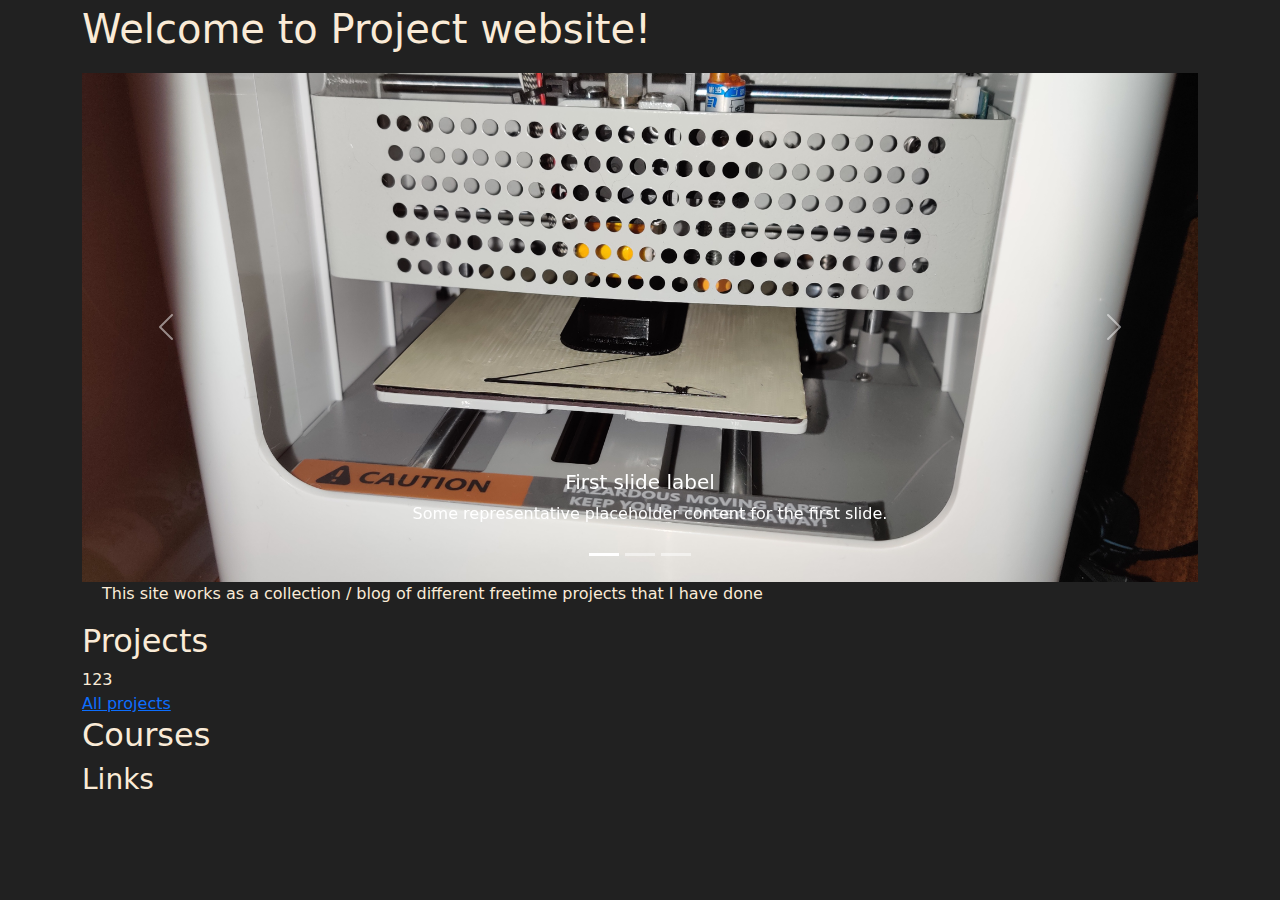
<file: home.html>
<html>
<link rel="stylesheet" href="bootstrap/css/main.css">
<script src="bootstrap/js/bootstrap.min.js"></script>
<script src="mainScripts.js"></script>

<body class="main">
    <div class="container-md">

        <h1>Welcome to Project website!</h1>
        <div id="mainImageCarousel" class="carousel carousel slide" data-bs-ride="carousel">
            <div class="carousel-indicators">
              <button type="button" data-bs-target="#mainImageCarousel" data-bs-slide-to="0" class="active" aria-current="true" aria-label="Slide 1"></button>
              <button type="button" data-bs-target="#mainImageCarousel" data-bs-slide-to="1" aria-label="Slide 2"></button>
              <button type="button" data-bs-target="#mainImageCarousel" data-bs-slide-to="2" aria-label="Slide 3"></button>
            </div>
            <div class="carousel-inner">
              <div class="carousel-item active" data-bs-interval="5000">
                <img src="img/IMG1.jpg" class="d-block w-100" alt="...">
                <div class="carousel-caption d-none d-md-block">
                  <h5>First slide label</h5>
                  <p>Some representative placeholder content for the first slide.</p>
                </div>
              </div>
              <div class="carousel-item" data-bs-interval="5000">
                <img src="img/IMG2.jpg" class="d-block w-100" alt="...">
                <div class="carousel-caption d-none d-md-block">
                  <h5>Second slide label</h5>
                  <p>Some representative placeholder content for the second slide.</p>
                </div>
              </div>
              <div class="carousel-item" data-bs-interval="5000">
                <img src="img/IMG3.jpg" class="d-block w-100" alt="...">
                <div class="carousel-caption d-none d-md-block">
                  <h5>Third slide label</h5>
                  <p>Some representative placeholder content for the third slide.</p>
                </div>
              </div>
            </div>
            <button class="carousel-control-prev" type="button" data-bs-target="#mainImageCarousel" data-bs-slide="prev">
              <span class="carousel-control-prev-icon" aria-hidden="true"></span>
              <span class="visually-hidden">Previous</span>
            </button>
            <button class="carousel-control-next" type="button" data-bs-target="#mainImageCarousel" data-bs-slide="next">
              <span class="carousel-control-next-icon" aria-hidden="true"></span>
              <span class="visually-hidden">Next</span>
            </button>
          </div>

        <p> This site works as a collection / blog of different freetime projects that I have done

        </p>


        <h2>Projects</h2>
        <div id="test">
            123 <br>
            <a href="/projects_main.html">All projects</a>
        </div>
        <h2>Courses</h2>
        <h3>Links</h3>
    </div>
</body>


</html>
</file>
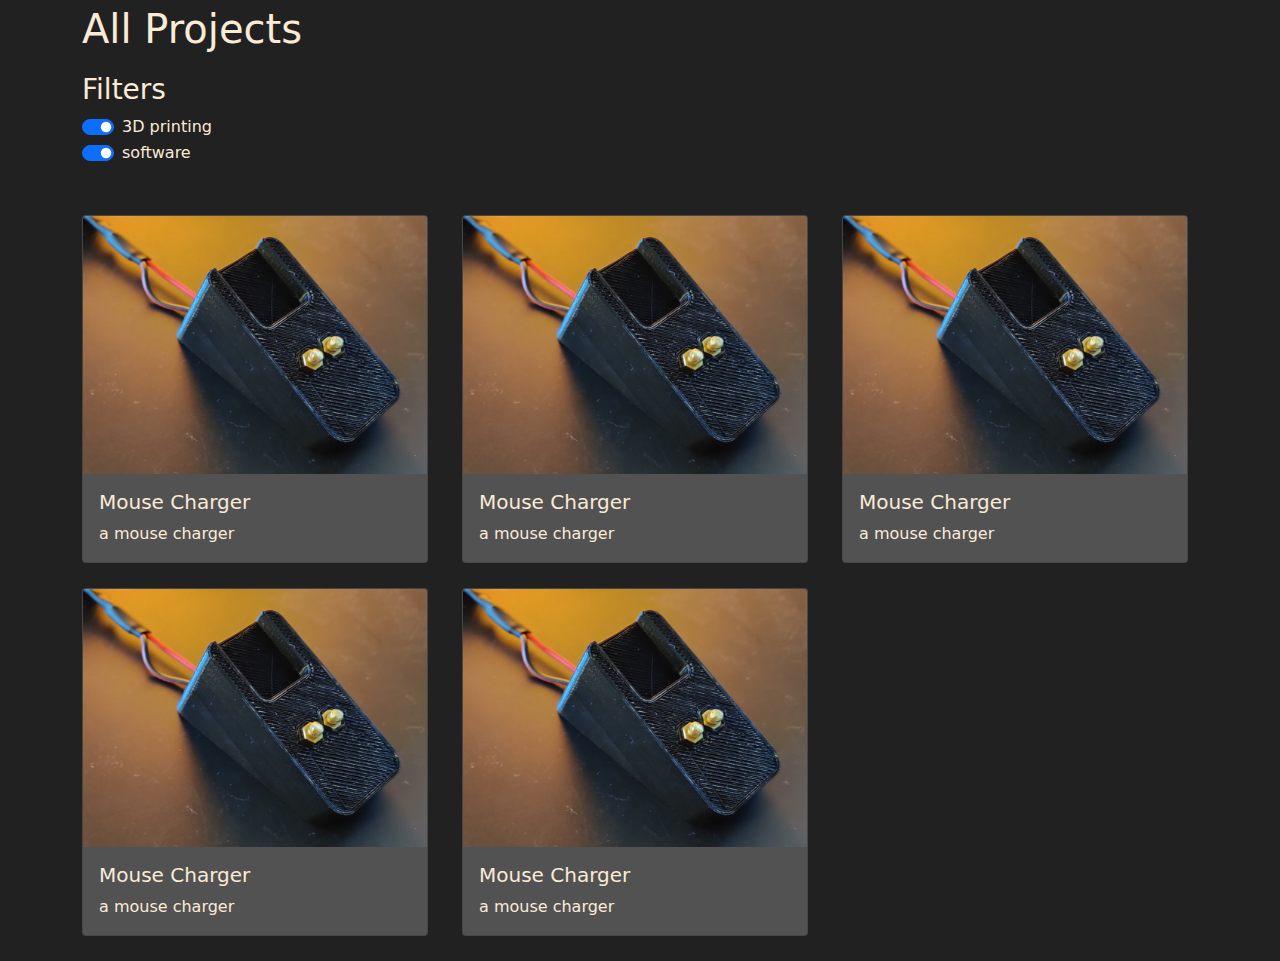
<file: projects_main.html>
<html>
<link rel="stylesheet" href="bootstrap/css/main.css">
<script src="mainScripts.js"></script>


<body class="main">

    <div class="container-md">

        <h1>
            All Projects
        </h1>

        <h3>Filters</h3>
        <div class="form-check form-switch">
            <input class="form-check-input" type="checkbox" id="pageFilter3d" onchange="filterProjects(this.id,'3D')" checked>
            <label class="form-check-label" for="pageFilter3d">3D printing</label>
        </div>
        <div class="form-check form-switch">
            <input class="form-check-input" type="checkbox" id="pageFiltersoftware" checked>
            <label class="form-check-label" for="pageFiltersoftware">software</label>
        </div>

        <br>
        <br>

        <div class="row">
            <div class="col-md-4 3d">


                <div class="card" onclick="getProject('mouse_charger')">
                    <img src="/img/Mouse_charger_card.jpg" class="card-img-top" alt="Card image cap">
                    <div class="card-body">
                        <h5 class="card-title">Mouse Charger</h5>
                        <p class="card-text">a mouse charger</p>
                    </div>
                </div>
            </div>
            <div class="col-md-4 3d">

                <div class="card" onclick="getProject('mouse_charger')">
                    <img src="/img/Mouse_charger_card.jpg" class="card-img-top" alt="Card image cap">
                    <div class="card-body">
                        <h5 class="card-title">Mouse Charger</h5>
                        <p class="card-text">a mouse charger</p>
                    </div>
                </div>
            </div>
            <div class="col-md-4">

                <div class="card" onclick="getProject('mouse_charger')">
                    <img src="/img/Mouse_charger_card.jpg" class="card-img-top" alt="Card image cap">
                    <div class="card-body">
                        <h5 class="card-title">Mouse Charger</h5>
                        <p class="card-text">a mouse charger</p>
                    </div>
                </div>
            </div>
            <div class="col-md-4">

                <div class="card" onclick="getProject('mouse_charger')">
                    <img src="/img/Mouse_charger_card.jpg" class="card-img-top" alt="Card image cap">
                    <div class="card-body">
                        <h5 class="card-title">Mouse Charger</h5>
                        <p class="card-text">a mouse charger</p>
                    </div>
                </div>
            </div>
            <div class="col-md-4">

                <div class="card" onclick="getProject('mouse_charger')">
                    <img src="/img/Mouse_charger_card.jpg" class="card-img-top" alt="Card image cap">
                    <div class="card-body">
                        <h5 class="card-title">Mouse Charger</h5>
                        <p class="card-text">a mouse charger</p>
                    </div>
                </div>
            </div>
        </div>


    </div>



</body>





</html>
</file>
<file: bootstrap/css/main.css>
@import "bootstrap.min.css";

body.main {
    background-color:#212121;
    color: antiquewhite;
  }

  p {
    margin-left: 20px;
  }

  iframe {
    width: 100%;
    height: 100vh;
    margin-top: 60px;
    transition: margin-top 0.3s;
    /* position: absolute; */
  }::-webkit-scrollbar {  
    display: none;
  } 

  #navbar {
    background-color: #333; /* Black background color */
    position: absolute; /* Make it stick/fixed */
    top: 0; /* Stay on top */
    width: 100%; /* Full width */
    transition: top 0.3s; /* Transition effect when sliding down (and up) */
  }
  
  .navbar-expand-lg {
    background-color:rgb(82, 82, 82);
    color: antiquewhite;
  }

  .navbar li > .nav-link{
    color: antiquewhite;
  }

  .navbar-dark .navbar-nav .nav-link {
    color: antiquewhite;
}

  h1 {
    color: antiquewhite;
    margin-bottom: 20px;
    margin-top: 5px;
    
  }
  .card {
    transition: transform 0.2s ease;
    
  }
  .card:hover {
    transform: scale(1.03);
    
  }


  @keyframes hideCard {
    /* 100% {width: 0;}
    100% {height: 0;} */
    100% {transform: scale(0);}
    100% {opacity: 0;}
    /* 5% {font-size: 3;}
    10% {font-size: 0;}
    100% {font-size: 0;} */
  }


  div.col-md-4[hide="true"] {
    /* opacity: 0;
    transition: opacity 0.3s ease-in-out; */
    overflow:hidden;
    animation-name: hideCard;
    animation-duration: 0.5s;
    animation-fill-mode: forwards;

  }

  @keyframes showCard {
    /* 0% {width: 0;} */
    /* 0% {height: 0;} */
    /* 100% {width: 33.33%;} */
    /* 100% {height: 33.33%;} */
    0% {opacity: 0;}
    25% {opacity: 0;}
    100% {opacity: 1;}
        
   0% {transform: scale(0);}
   100% {transform: scale(1);}


  }


  div.col-md-4[hide="false"] {
     
    animation-name: showCard;
    animation-duration: 0.5s;
    animation-fill-mode: forwards;

  }

  div.card {

    background-color : rgb(82, 82, 82);
    margin-right: 10px;
    margin-bottom: 25px;

  }

  div.row > div.card {
    padding-right: 0px;
    padding-left: 0px;
  }

  div.card > div.card-body > p.card-text {
    margin-left: 0px;
  }
</file>
